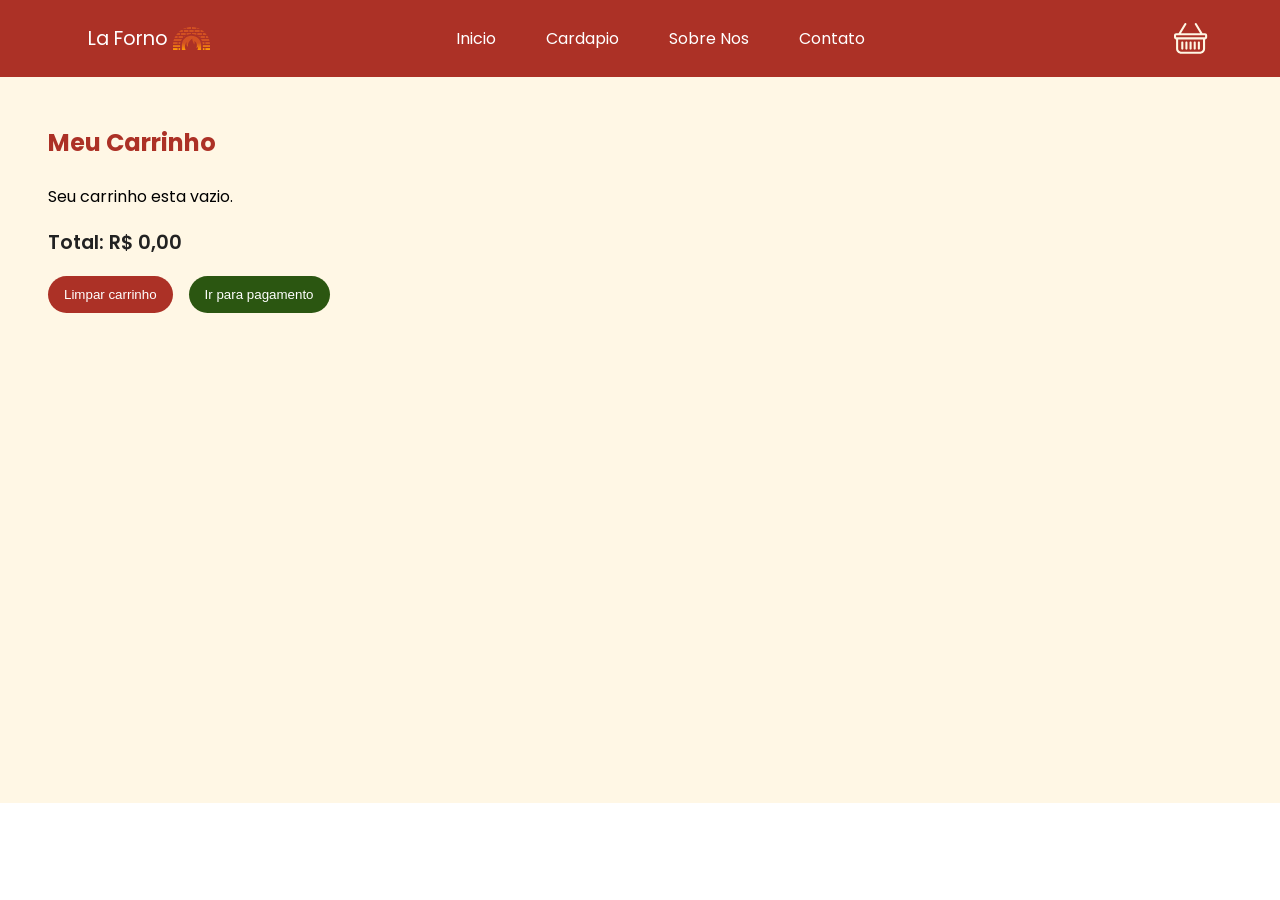
<file: carrinho.html>
<!DOCTYPE html>
<html lang="pt-BR">
<head>
    <meta charset="UTF-8">
    <meta name="viewport" content="width=device-width, initial-scale=1.0">
    <link rel="stylesheet" href="styles/header.css">
    <link rel="stylesheet" href="styles/carrinho.css">
    <link rel="shortcut icon" href="assets/Favicon.svg" type="image/x-icon">
    <title>La Forno - Carrinho</title>
</head>
<body>
    <header class="cabecalho">
        <div class="cabecalho__logo">
            <h1 class="cabecalho__logo__texto">La Forno</h1>
            <img class="cabecalho__logo__imagem" src="assets/forno 1 (Traced).svg" alt="">
        </div>
        <nav class="cabecalho__navbar">
            <ul class="cabecalho__navbar__lista">
                <li class="cabecalho__navbar__lista__item"><a href="index.php">Inicio</a></li>
                <li class="cabecalho__navbar__lista__item"><a href="cardapio.php">Cardapio</a></li>
                <li class="cabecalho__navbar__lista__item"><a href="sobre_nos.php">Sobre Nos</a></li>
                <li class="cabecalho__navbar__lista__item"><a href="contato.php">Contato</a></li>
            </ul>
        </nav>
        <a class="cabecalho__carrinho" href="carrinho.html">
            <img src="assets/carrinho.svg" alt="">
            <span class="carrinho__contador" id="carrinho-contador"></span>
        </a>
    </header>

    <main class="carrinho">
        <h2>Meu Carrinho</h2>
        <div id="lista-carrinho"></div>
        <p class="carrinho__total">Total: R$ <span id="total-carrinho">0,00</span></p>
        <div class="carrinho__botoes">
            <button id="limpar-carrinho">Limpar carrinho</button>
            <button id="ir-pagamento">Ir para pagamento</button>
        </div>
    </main>

    <script src="scripts/carrinho.js"></script>
    <script>
        document.getElementById('ir-pagamento').addEventListener('click', function() {
            var carrinho = JSON.parse(localStorage.getItem('carrinho')) || [];
            if (carrinho.length === 0) {
                alert('Adicione itens ao carrinho antes de continuar!');
                return;
            }
            window.location.href = 'pagamento.html';
        });
    </script>
</body>
</html>
</file>
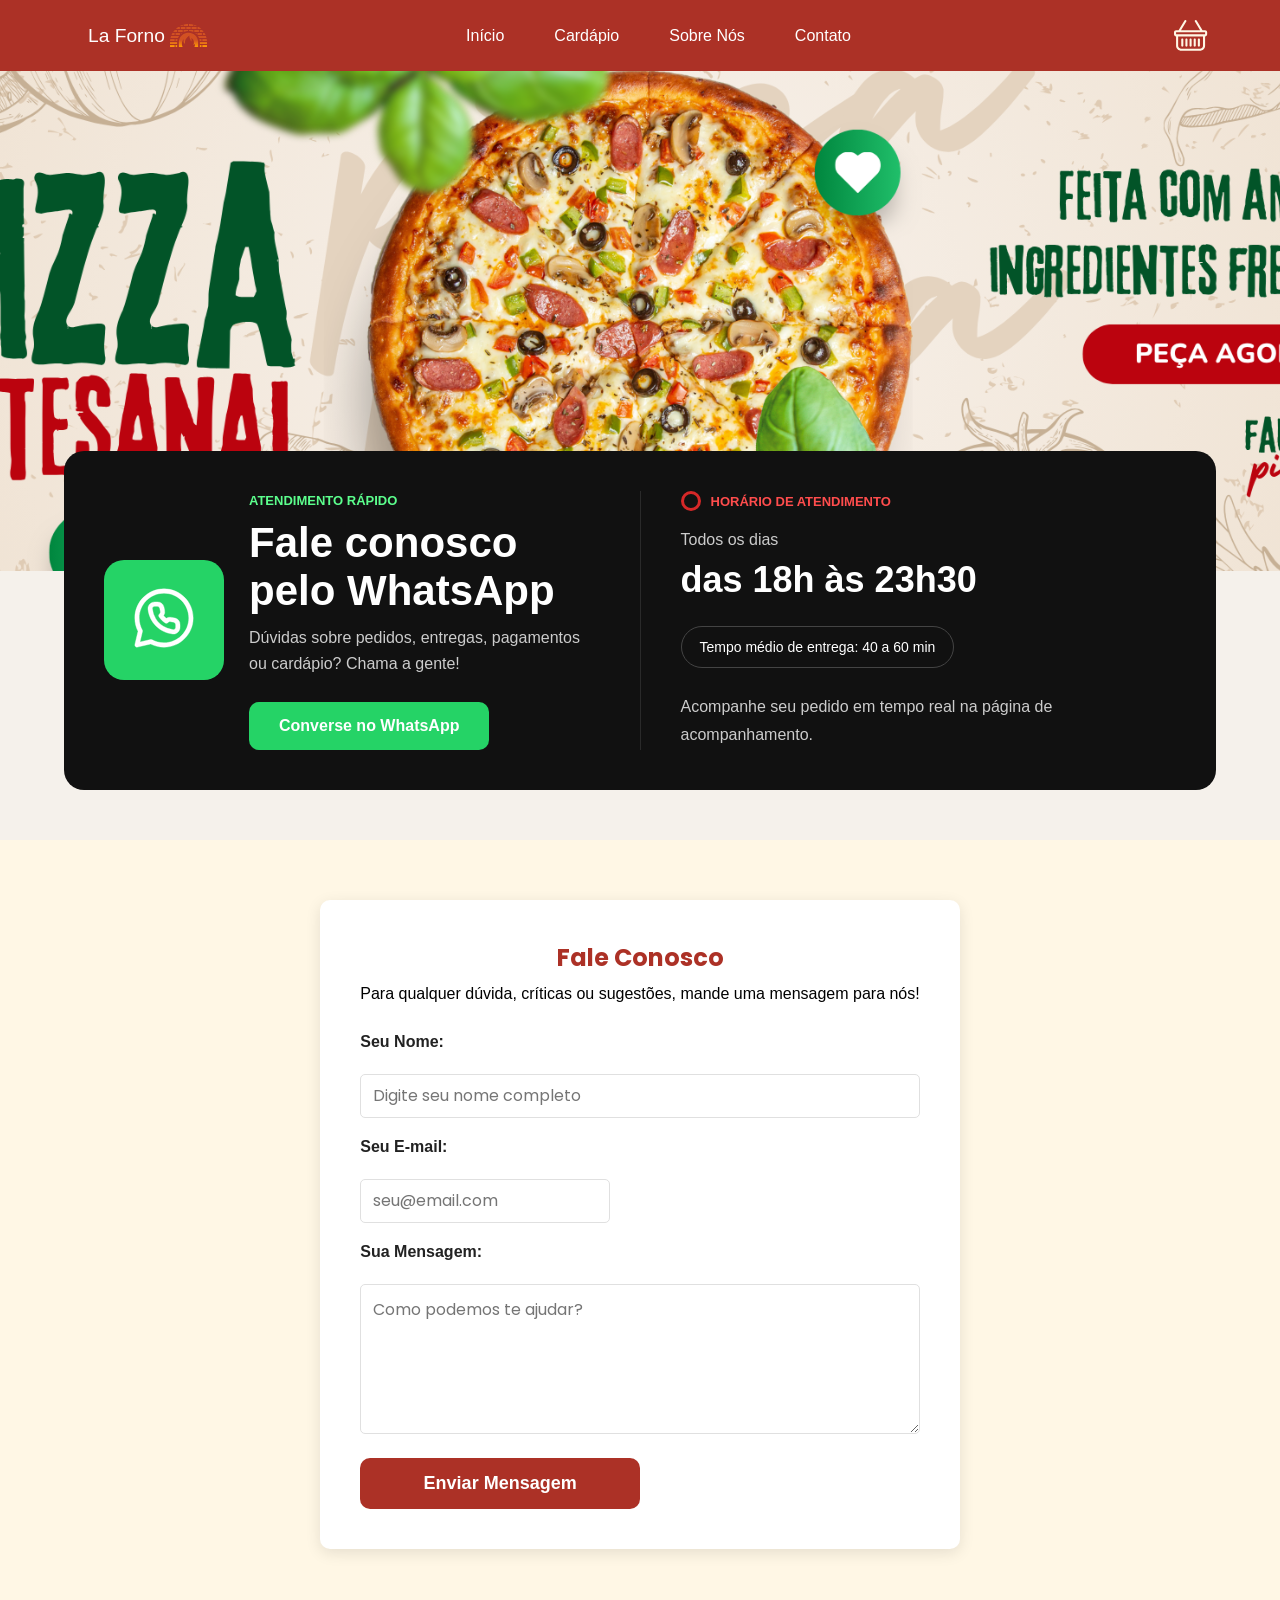
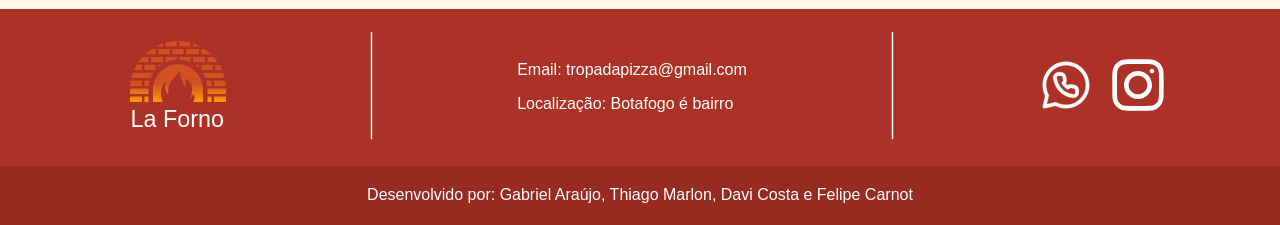
<file: contato.html>
<!DOCTYPE html>
<html lang="pt-BR">
<head>
    <meta charset="UTF-8">
    <meta name="viewport" content="width=device-width, initial-scale=1.0">
    <link rel="stylesheet" href="styles/header.css">
    <link rel="stylesheet" href="styles/contato.css">
    <link rel="shortcut icon" href="assets/Favicon.svg" type="image/x-icon">
    <title>La Forno — Cardápio</title>
</head>
<body>
    <!-- Cabeçalho -->
    <header class="cabecalho">
        <div class="cabecalho__logo">
            <h1 class="cabecalho__logo__texto">La Forno</h1>
            <img class="cabecalho__logo__imagem" src="assets/forno 1 (Traced).svg" alt="">
        </div>
        <nav class="cabecalho__navbar">
            <ul class="cabecalho__navbar__lista">
                <li class="cabecalho__navbar__lista__item"><a href="index.php">Início</a></li>
                <li class="cabecalho__navbar__lista__item"><a href="cardapio.html">Cardápio</a></li>
                <li class="cabecalho__navbar__lista__item"><a href="sobre_nos.html">Sobre Nós</a></li>
                <li class="cabecalho__navbar__lista__item"><a href="contato.html">Contato</a></li>
            </ul>
        </nav>
        <a class="cabecalho__carrinho" href="carrinho.html"><img src="assets/carrinho.svg" alt=""></a>
    </header>
    <!-- Fim do cabeçalho -->

    <!-- Banner da Loja -->
    <section class="banner">
        <img src="assets/banner.svg" alt="">
    </section>
    <!-- Fim do Banner -->

    <!-- Caixa de atendimento -->
    <section class="contato-topo">

        <div class="contato-topo__whatsapp">

            <div class="whatsapp__icone">
                <a href="assets/w0fu52c6a8t61.jpg">
                    <img src="assets/whatsapp-svgrepo-com.svg" alt="WhatsApp">
                </a>
            </div>

            <div class="whatsapp__texto">
                <span>ATENDIMENTO RÁPIDO</span>

                <h2>Fale conosco<br>pelo WhatsApp</h2>

                <p>
                Dúvidas sobre pedidos, entregas,
                pagamentos ou cardápio? Chama a gente!
                </p>

                <a href="#" class="botao-whatsapp">
                Converse no WhatsApp
                </a>
            </div>

        </div>

        <div class="contato-topo__horario">

            <div class="horario__titulo">

                <div class="horario__icone"></div>

                <span>HORÁRIO DE ATENDIMENTO</span>

            </div>

            <p>Todos os dias</p>

            <h3>das 18h às 23h30</h3>

            <div class="tempo-entrega">
            Tempo médio de entrega: 40 a 60 min
        </div>

            <p class="acompanhamento">
                Acompanhe seu pedido em tempo real
                na página de acompanhamento.
            </p>

        </div>

    </section>
    <!-- Fim da caixa de atendimento -->


    <!-- Formulário-->
    <main class="conteiner-contato">
        <section class="contato">
            <h2>Fale Conosco</h2>
            <p>Para qualquer dúvida, críticas ou sugestões, mande uma mensagem para nós!</p>
            <form action="server/processar.php" method="post" class="forme-contato">
                <input type="hidden" name="acao" value="contato">
                <div class="tropa-do-input">
                    <label for="titulo_nome">Seu Nome:</label><br>
                    <input type="text" id="nome" name="nome" placeholder="Digite seu nome completo" required>
                </div>

                <div class="tropa-do-input">
                    <label for="titulo_email">Seu E-mail:</label><br>
                    <input type="email" id="email" name="email" placeholder="seu@email.com" required>
                </div>

                <div class="tropa-do-input">
                    <label for="titulo_mensagem">Sua Mensagem:</label><br>
                    <textarea name="mensagem" id="mensagem-cliente" placeholder="Como podemos te ajudar?" required></textarea>
                </div>

                <button type="submit" class="botao-enviar">Enviar Mensagem</button>
            </form>
        </section>
    </main>
    <!-- Fim do Formulário -->

    <!-- Rodapé-->
    <footer class="footer">
        <div class="footer_superior">
            <div class="footer_superior__logo">
                <img src="assets/forno 1 (Traced).svg" alt="">
                <p>La Forno</p>
            </div>

            <div class="line"><img src="assets/line-xl-svgrepo-com.svg" alt=""></div>

            <div class="footer__superior__informacoes">
                <p>Email: tropadapizza@gmail.com</p>
                <p>Localização: Botafogo é bairro</p>
            </div>

            <div class="line"><img src="assets/line-xl-svgrepo-com.svg" alt=""></div>

            <div class="footer__superior__contatos">
                <a href="assets/w0fu52c6a8t61.jpg"><img src="assets/whatsapp-svgrepo-com.svg" alt=""></a>
                <a href="#"><img src="assets/instagram-svgrepo-com.svg" alt=""></a>
            </div>
        </div>
        <div class="footer_infeior">
            <h3>Desenvolvido por: Gabriel Araújo, Thiago Marlon, Davi Costa e Felipe Carnot</h3>
        </div>
    </footer>
    <script src="scripts/formulario_msg_de_envio.js"></script>
</body>
</html>
</file>
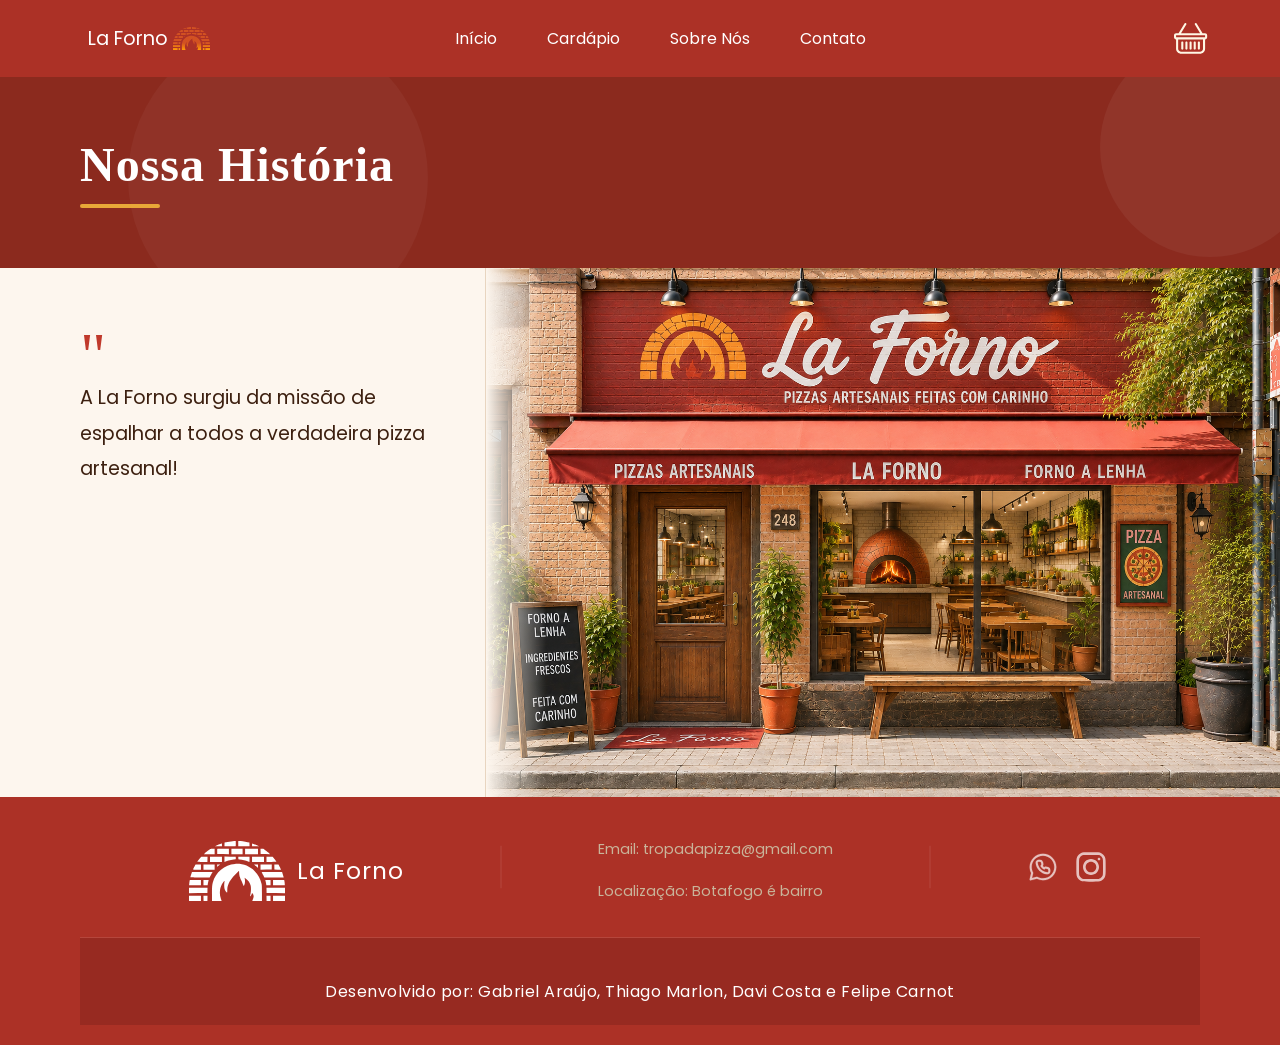
<file: sobre_nos.html>
<!DOCTYPE html>
<html lang="pt-BR">
<head>
    <meta charset="UTF-8">
    <meta name="viewport" content="width=device-width, initial-scale=1.0">
    <link rel="stylesheet" href="styles/sobre_nos.css">
    <link rel="stylesheet" href="styles/header.css">
    <link rel="shortcut icon" href="assets/Favicon.svg" type="image/x-icon">
    <title>La Forno — Cardápio</title>
</head>

    <header class="cabecalho">
        <div class="cabecalho__logo">
            <h1 class="cabecalho__logo__texto">La Forno</h1>
            <img class="cabecalho__logo__imagem" src="assets/forno 1 (Traced).svg" alt="">
        </div>
        <nav class="cabecalho__navbar">
            <ul class="cabecalho__navbar__lista">
                <li class="cabecalho__navbar__lista__item"><a href="index.php">Início</a></li>
                <li class="cabecalho__navbar__lista__item"><a href="cardapio.html">Cardápio</a></li>
                <li class="cabecalho__navbar__lista__item"><a href="sobre_nos.html">Sobre Nós</a></li>
                <li class="cabecalho__navbar__lista__item"><a href="contato.html">Contato</a></li>
            </ul>
        </nav>
        <a class="cabecalho__carrinho" href="#"><img src="assets/carrinho.svg" alt=""></a>
    </header>

    <!-- Sobre Nós -->
     <main class="sobre-nos">
        <section class="banner-simples">
            <h1>Nossa História</h1>
        </section>

        <section class="conteudo-texto">
            <div class="texto">
                <p>A La Forno surgiu da missão de espalhar a todos a verdadeira pizza artesanal!</p>
            </div>
            <div class="imagem-loja">
                <img src="assets/laforno_fachada.png" alt="Fachada da Pizzaria La Forno">
            </div>
        </section>
     </main>

    <footer class="footer">
        <div class="footer_superior">
            <div class="footer_superior__logo">
                <img src="assets/forno 1 (Traced).svg" alt="">
                <p>La Forno</p>
            </div>

            <div class="line"><img src="assets/line-xl-svgrepo-com.svg" alt=""></div>

            <div class="footer__superior__informacoes">
                <p>Email: tropadapizza@gmail.com</p>
                <p>Localização: Botafogo é bairro</p>
            </div>

            <div class="line"><img src="assets/line-xl-svgrepo-com.svg" alt=""></div>

            <div class="footer__superior__contatos">
                <a href="assets/w0fu52c6a8t61.jpg"><img src="assets/whatsapp-svgrepo-com.svg" alt=""></a>
                <a href="#"><img src="assets/instagram-svgrepo-com.svg" alt=""></a>
            </div>
        </div>
        <div class="footer_infeior">
            <h3>Desenvolvido por: Gabriel Araújo, Thiago Marlon, Davi Costa e Felipe Carnot</h3>
        </div>
    </footer>
</body>
</html>
</file>
<file: styles/header.css>
@import url('https://fonts.googleapis.com/css2?family=Poppins:ital,wght@0,100;0,200;0,300;0,400;0,500;0,600;0,700;0,800;0,900;1,100;1,200;1,300;1,400;1,500;1,600;1,700;1,800;1,900&display=swap');

@import url(banner.css);
@import url(mais-vendidos.css);
@import url(cardapio.css);
@import url(footer.css);

* {
    padding: 0;
    margin: 0;
}

body {
    font-family: "Poppins", sans-serif
}

:root { 
    --vermelho-principal: #AC3126;
    --vermelho-secundario: #972A21;
    --bege-background_1: #FFF7E5;
    --bege_escuro-background_2: #D89B60;

    --texto-branco: #FFFFFF;
    --texto-preto: #222222;
    --texto-verde: #2B5611;

}

.cabecalho {
    background-color: var(--vermelho-principal);
    display: flex;
    gap: 50px;
    justify-content: space-between;
    width: auto ;
    padding: 0.5em;
}

.cabecalho__logo {
    display: flex;
    align-items: center;
    gap: 5px;
    padding: 1em;
    color: var(--texto-branco);
    margin-left: 4em;
}

.cabecalho__logo__texto {
    font-size: 1.2rem;
    font-weight: 400;
}

.cabecalho__navbar {
    display: flex;
    align-items: center;
}

.cabecalho__navbar__lista {
    display: flex;
    gap: 50px;
    list-style-type: none;
    margin-right: 5em;
}

.cabecalho__navbar__lista a{
    text-decoration: none;
    color: var(--texto-branco);
}

.cabecalho__logo__imagem {
    width: 2.3em;
}

.cabecalho__carrinho {
    margin-right: 4em;
    display: flex;
    position: relative;
    align-items: center;
}

.cabecalho__carrinho img {
    width: 2.1em;
}

.carrinho__contador {
    position: absolute;
    top: -4px;
    right: -6px;
    background-color: var(--texto-branco);
    color: var(--vermelho-principal);
    border-radius: 50%;
    font-size: 0.6rem;
    font-weight: 700;
    width: 16px;
    height: 16px;
    display: none;
    align-items: center;
    justify-content: center;
    line-height: 1;
}

.cabecalho__navbar__lista .btn-entrar {
    background-color: #fff;
    color: #8B1A1A;
    padding: 6px 16px;
    border-radius: 20px;
    font-weight: bold;
}
</file>
<file: styles/carrinho.css>
.carrinho {
    background-color: var(--bege-background_1);
    min-height: 70vh;
    padding: 3em;
}

.carrinho h2 {
    color: var(--vermelho-principal);
    margin-bottom: 1em;
}

.carrinho__item {
    background-color: var(--texto-branco);
    border: 1px solid var(--vermelho-principal);
    border-radius: 12px;
    display: flex;
    justify-content: space-between;
    margin-bottom: 1em;
    padding: 1em;
}

.carrinho__total {
    color: var(--texto-preto);
    font-size: 1.2rem;
    font-weight: 600;
    margin: 1em 0;
}

.carrinho__botoes {
    display: flex;
    gap: 1em;
}

#limpar-carrinho {
    background-color: var(--vermelho-principal);
    border: none;
    border-radius: 20px;
    color: var(--texto-branco);
    cursor: pointer;
    padding: 0.8em 1.2em;
}

#ir-pagamento {
    background-color: var(--texto-verde);
    border: none;
    border-radius: 20px;
    color: var(--texto-branco);
    cursor: pointer;
    padding: 0.8em 1.2em;
}
</file>
<file: styles/contato.css>
.banner {
    height: 500px;
    position: relative;
    overflow: hidden;
}

.banner img {
    width: 100%;
    height: 100%;
    object-fit: cover;
    display: block;
}

/* CAIXA DE ATENDIMENTO */
*{
    margin: 0;
    padding: 0;
    box-sizing: border-box;
}

body{
    background-color: #f5f1eb;
    font-family: Arial, Helvetica, sans-serif;
}

.contato-topo{
    position: relative;
    z-index: 2;
    width: 90%;
    margin: -120px auto 50px auto;

    background-color: #111;

    border-radius: 20px;

    display: flex;
    justify-content: space-between;
    gap: 40px;

    padding: 40px;

    color: white;
}

/* WHATSAPP */

.contato-topo__whatsapp{
    display: flex;
    gap: 25px;
    align-items: center;

    flex: 1;
}

.whatsapp__icone{
    min-width: 120px;
    height: 120px;

    background-color: #25d366;

    border-radius: 20px;

    display: flex;
    justify-content: center;
    align-items: center;
}

.whatsapp__icone img{
    width: 70px;
}

.whatsapp__texto span{
    color: #5cff8d;
    font-size: 13px;
    font-weight: bold;
}

.whatsapp__texto h2{
    font-size: 42px;
    margin: 10px 0;
}

.whatsapp__texto p{
    color: #ccc;
    line-height: 1.6;
    margin-bottom: 25px;
}

.botao-whatsapp{
    background-color: #25d366;

    color: white;
    text-decoration: none;

    padding: 15px 30px;

    border-radius: 10px;

    font-weight: bold;

    display: inline-block;

    transition: 0.3s;
}

.botao-whatsapp:hover{
    transform: scale(1.03);
}

/* HORÁRIO */

.contato-topo__horario{
    flex: 1;

    border-left: 1px solid #2a2a2a;

    padding-left: 40px;
}

.horario__titulo{
    display: flex;
    align-items: center;
    gap: 10px;

    margin-bottom: 20px;
}

.horario__icone{
    width: 20px;
    height: 20px;

    border: 3px solid #d62828;

    border-radius: 50%;
}

.horario__titulo span{
    color: #ff4d4d;
    font-size: 13px;
    font-weight: bold;
}

.contato-topo__horario p{
    color: #ccc;
}

.contato-topo__horario h3{
    font-size: 36px;
    margin: 10px 0 25px;
}

.tempo-entrega{
    border: 1px solid #444;

    display: inline-block;

    padding: 12px 18px;

    border-radius: 30px;

    margin-bottom: 25px;

    font-size: 14px;
}

.acompanhamento{
    line-height: 1.7;
}

/* RESPONSIVO */

@media(max-width: 900px){

    .contato-topo{
        flex-direction: column;
    }

    .contato-topo__horario{
        border-left: none;

        border-top: 1px solid #2a2a2a;

        padding-left: 0;
        padding-top: 30px;
    }

    .contato-topo__whatsapp{
        flex-direction: column;
        align-items: flex-start;
    }

    .whatsapp__texto h2{
        font-size: 32px;
    }

}


/* FORMULÁRIO */
.conteiner-contato {
    background: white;
    padding: 60px 20px;
    display: flex;
    justify-content: center;
    background-color: var(--bege-background_1);
}

.contato {
    background: white;
    padding: 40px;
    border-radius: 10px;
    box-shadow: 0 4px 15px rgba(0, 0, 0, 0.1);
    max-width: 100%;
    text-align: center;
}

.contato h2 {
    color: var(--vermelho-principal);
    margin-bottom: 10px;
    font-family: "Poppins", sans-serif;
}

.forme-contato {
    text-align: left;
    margin-top: 30px;
}

.tropa-do-input {
    margin-bottom: 20px;
}

.tropa-do-input label {
    display: block;
    margin-bottom: 5px;
    font-weight: bold;
    color: var(--texto-preto);
}

.tropa-do-input input,
.tropa-do-input textarea {
    width: 100%;
    padding: 12px;
    border: 1px solid #e0e0e0;
    border-radius: 5px;
    font-size: 16px;
    outline: none;
    transition: border-color 0.3s;
    font-family: inherit;
}

.tropa-do-input:focus,
.tropa-do-input textarea:focus {
    border-color: var(--vermelho-principal);
}

.tropa-do-input textarea {
    height: 150px;
    resize: vertical;
}

.botao-enviar {
    background-color: var(--vermelho-principal);
    color: white;
    padding: 15px 20px;
    border: none;
    border-radius: 10px;
    width: 50%;
    font-size: 18px;
    font-weight: bold;
    cursor: pointer;
    transition: background 0.3s;
}

.tropa-do-input input[type="email"] {
    width: 250px;
}

::placeholder {
    font-family: "Poppins", sans-serif;
}

.botao-enviar:hover {
    background-color: rgb(255, 62, 62);
}
/* FIM DO FORMULÁRIO */
</file>
<file: styles/sobre_nos.css>
/* =============================================
   sobre_nos.css — La Forno
   ============================================= */
 
/* ---------- Reset básico da página ---------- */
*, *::before, *::after {
    box-sizing: border-box;
    margin: 0;
    padding: 0;
}
 
body {
    font-family: 'Georgia', serif;
    background-color: #fdf6ee;
    color: #2c1a0e;
}
 
/* =============================================
   MAIN — remove gaps
   ============================================= */
.sobre-nos {
    margin: 0;
    padding: 0;
}
 
/* =============================================
   BANNER SIMPLES — "Nossa História"
   ============================================= */
.banner-simples {
    background-color: #8b2a1e;
    padding: 60px 80px;
    position: relative;
    overflow: hidden;
}
 
/* Detalhe decorativo: linha diagonal de fundo */
.banner-simples::before {
    content: '';
    position: absolute;
    top: -40px;
    right: -40px;
    width: 220px;
    height: 220px;
    border-radius: 50%;
    background-color: rgba(255, 255, 255, 0.05);
}
 
.banner-simples::after {
    content: '';
    position: absolute;
    bottom: -60px;
    left: 10%;
    width: 300px;
    height: 300px;
    border-radius: 50%;
    background-color: rgba(255, 255, 255, 0.04);
}
 
.banner-simples h1 {
    font-family: 'Georgia', serif;
    font-size: 3rem;
    font-weight: 700;
    color: #ffffff;
    letter-spacing: 1px;
    position: relative;
    z-index: 1;
}
 
/* Sublinhado decorativo abaixo do título */
.banner-simples h1::after {
    content: '';
    display: block;
    margin-top: 12px;
    width: 80px;
    height: 4px;
    background-color: #e8a838;
    border-radius: 2px;
}
 
/* =============================================
   CONTEÚDO PRINCIPAL — texto + imagem lado a lado
   ============================================= */
.conteudo-texto {
    display: flex;
    align-items: stretch;
    min-height: 520px;
}
 
/* --- Coluna de texto (esquerda) --- */
.texto {
    flex: 0 0 38%;
    background-color: #fdf6ee;
    padding: 56px 56px 56px 80px;
    display: flex;
    flex-direction: column;
    justify-content: flex-start;
    gap: 0;
    border-right: 1px solid #e8d5c0;
}
 
.texto p {
    font-size: 1.2rem;
    line-height: 1.85;
    color: #3d2010;
}
 
/* Aspas decorativas antes do parágrafo */
.texto p:first-child::before {
    content: '"';
    display: block;
    font-size: 4rem;
    line-height: 1;
    color: #c0392b;
    margin-bottom: -8px;
    font-family: 'Georgia', serif;
}
 
/* --- Coluna da imagem (direita) --- */
.imagem-loja {
    flex: 1;
    overflow: hidden;
    position: relative;
}
 
.imagem-loja img {
    width: 100%;
    height: 100%;
    object-fit: cover;
    object-position: center top;
    display: block;
    transition: transform 0.6s ease;
}
 
.imagem-loja:hover img {
    transform: scale(1.03);
}
 
/* Gradiente sutil na borda esquerda da imagem para suavizar a transição */
.imagem-loja::before {
    content: '';
    position: absolute;
    top: 0;
    left: 0;
    width: 60px;
    height: 100%;
    background: linear-gradient(to right, #fdf6ee, transparent);
    z-index: 1;
    pointer-events: none;
}
 
/* =============================================
   FOOTER — herda do header.css mas garante base
   ============================================= */
.footer {
    background-color: #1e0e06;
    color: #f5e6d3;
    padding: 40px 80px 20px;
    margin-top: 0;
}
 
.footer_superior {
    display: flex;
    align-items: center;
    justify-content: space-between;
    gap: 40px;
    padding-bottom: 32px;
    border-bottom: 1px solid rgba(255,255,255,0.1);
}
 
.footer_superior__logo {
    display: flex;
    align-items: center;
    gap: 12px;
}
 
.footer_superior__logo img {
    width: 48px;
    filter: brightness(0) invert(1);
}
 
.footer_superior__logo p {
    font-size: 1.3rem;
    font-weight: 700;
    letter-spacing: 1px;
    color: #f5e6d3;
}
 
.line img {
    height: 60px;
    opacity: 0.2;
}
 
.footer__superior__informacoes p {
    font-size: 0.9rem;
    line-height: 1.8;
    color: #c9b49a;
}
 
.footer__superior__contatos {
    display: flex;
    gap: 16px;
}
 
.footer__superior__contatos a img {
    width: 32px;
    filter: brightness(0) invert(1);
    opacity: 0.7;
    transition: opacity 0.2s;
}
 
.footer__superior__contatos a:hover img {
    opacity: 1;
}
 
.footer_infeior {
    padding-top: 20px;
    text-align: center;
}
 
.footer_infeior h3 {
    font-size: 0.8rem;
    font-weight: 400;
    color: #7a6050;
    letter-spacing: 0.5px;
}
 
/* =============================================
   RESPONSIVO — tablet e mobile
   ============================================= */
@media (max-width: 900px) {
    .banner-simples {
        padding: 40px 32px;
    }
 
    .banner-simples h1 {
        font-size: 2.2rem;
    }
 
    .conteudo-texto {
        flex-direction: column;
    }
 
    .texto {
        flex: none;
        padding: 40px 32px;
        border-right: none;
        border-bottom: 1px solid #e8d5c0;
    }
 
    .imagem-loja {
        height: 320px;
    }
 
    .imagem-loja::before {
        display: none;
    }
 
    .footer {
        padding: 40px 32px 20px;
    }
 
    .footer_superior {
        flex-wrap: wrap;
        gap: 24px;
    }
 
    .line {
        display: none;
    }
}
 
@media (max-width: 480px) {
    .banner-simples h1 {
        font-size: 1.8rem;
    }
 
    .texto p {
        font-size: 1rem;
    }
 
    .imagem-loja {
        height: 240px;
    }
}
</file>
